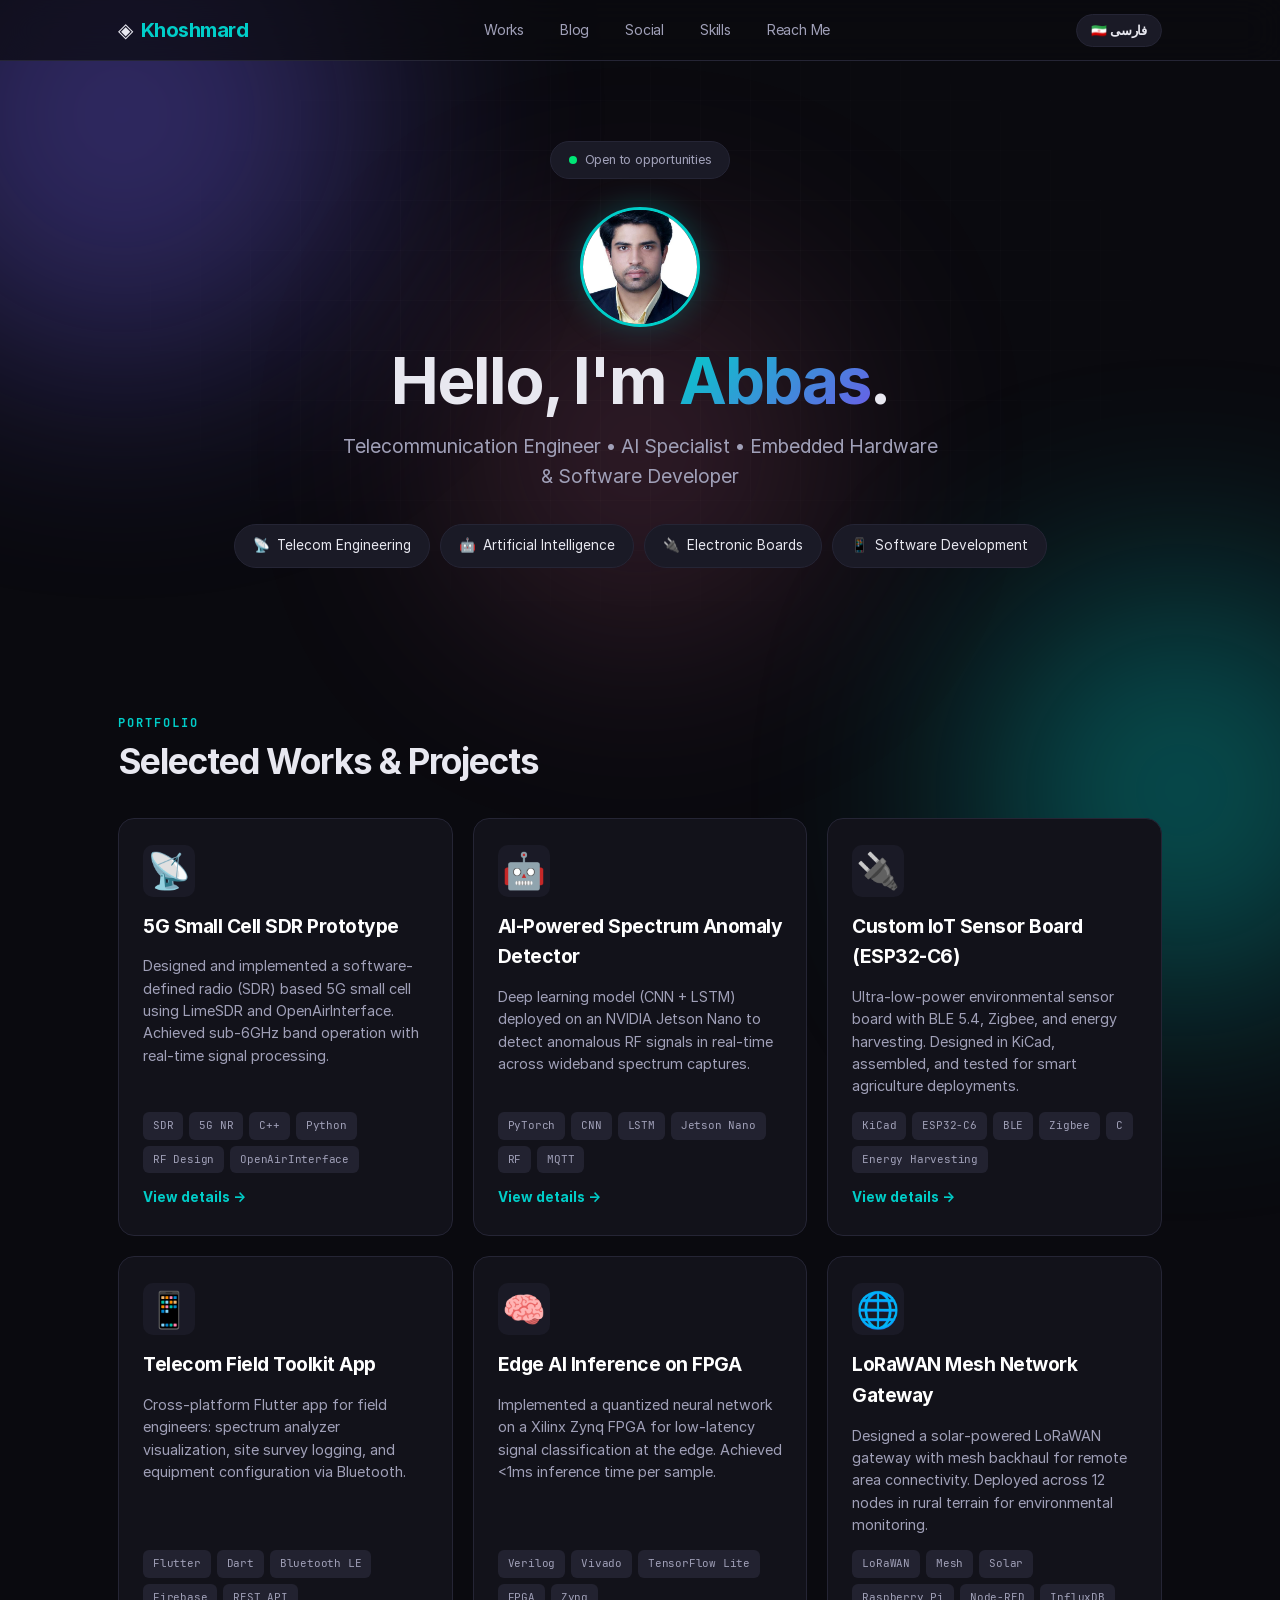
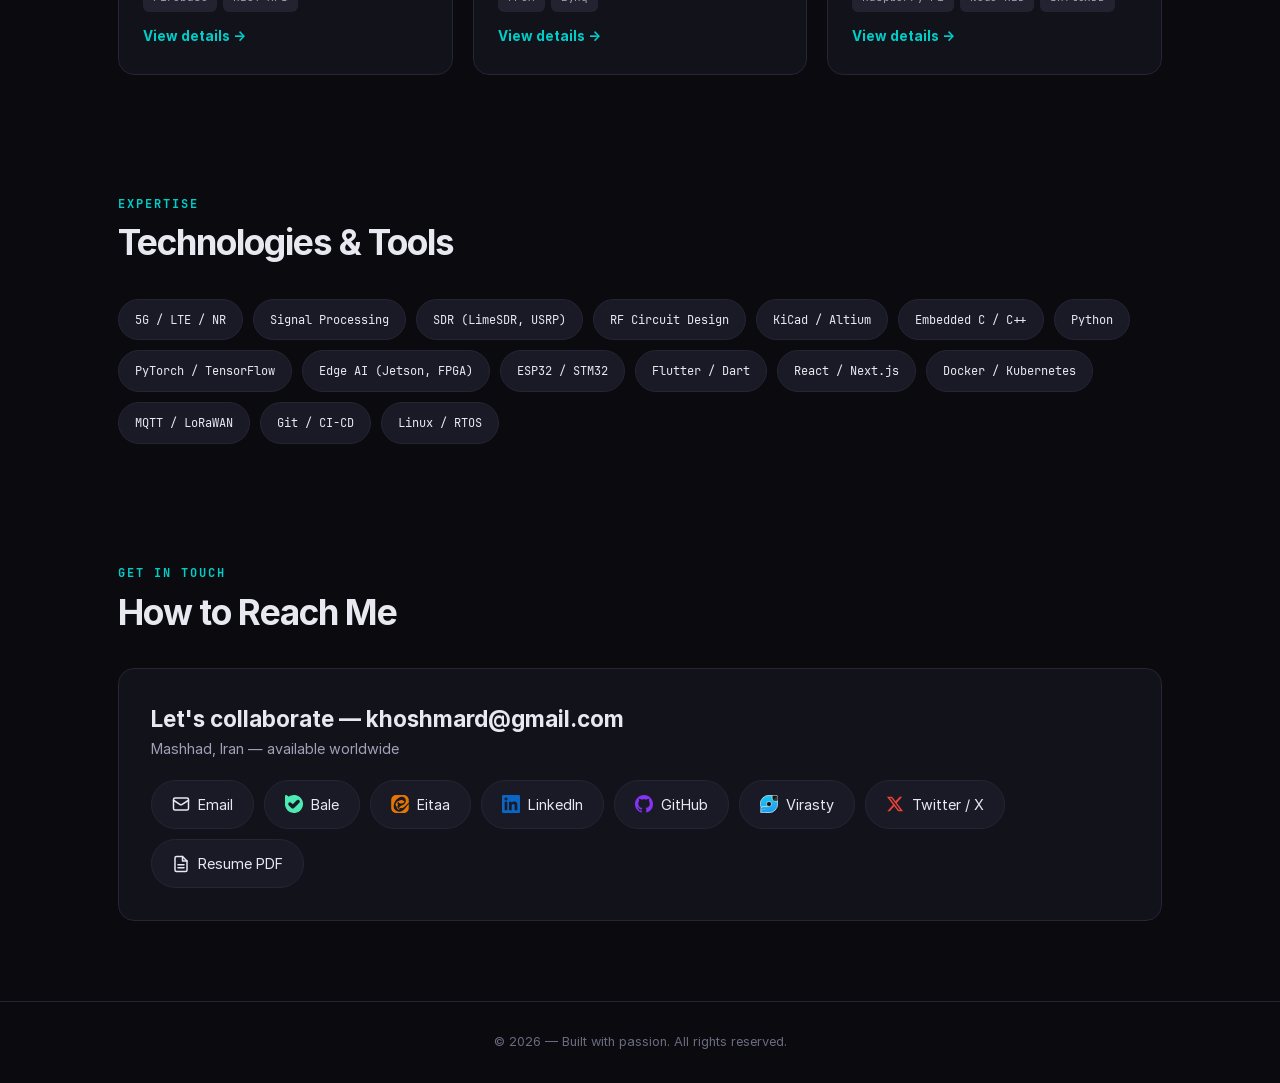
<file: index.html>
<!DOCTYPE html>
<html lang="en">
<head>
    <meta charset="UTF-8">
    <meta name="viewport" content="width=device-width, initial-scale=1.0">
    <title>Khoshmard — Telecom & AI Engineer</title>
    <link rel="stylesheet" href="styles.css">
    <link rel="stylesheet" href="blog.css" />
</head>
<body>

    <!-- Background effects -->
    <div class="bg-grid"></div>
    <div class="bg-orb bg-orb--1"></div>
    <div class="bg-orb bg-orb--2"></div>
    <div class="bg-orb bg-orb--3"></div>

    <!-- Navbar -->
    <nav class="navbar" id="main-navbar"></nav>

    <!-- Hero (visible by default) -->
    <header class="hero" id="hero-section">
        <div class="container">
            <div class="hero-badge"><span class="dot"></span> <span data-i18n="heroBadge">Open to opportunities</span></div>
            <div class="hero-avatar"><img src="profile-photo.jpg" alt="Abbas Hatami" /></div>
            <h1><span data-i18n="heroGreeting">Hello, I'm</span> <span class="highlight" id="hero-name-dynamic">Abbas</span><span data-i18n="heroGreetingEnding">.</span></h1>
            <p class="hero-subtitle" id="hero-role"></p>
            <div class="hero-tags" id="hero-tags"></div>
        </div>
    </header>

    <!-- Works / Projects -->
    <section class="section" id="works-section">
        <div class="container">
            <p class="section-label" data-i18n="worksLabel">Portfolio</p>
            <h2 class="section-title" data-i18n="worksTitle">Selected Works & Projects</h2>
            <div class="projects-grid" id="projects-container"></div>
        </div>
    </section>

    <!-- Blog (hidden by default) -->
    <section class="section" id="blog-section" style="display: none;">
        <div class="container">
            <p class="section-label" data-i18n="blogLabel">Writings</p>
            <h2 class="section-title" id ="blog-section-title" data-i18n="blogTitle">Latest Blog Posts</h2>
            <div class="projects-grid" id="blog-posts-container"></div>
            <div class="blog-reader" id="blog-reader" style="display:none;"></div>
            <div class="load-more-wrap">
                <button class="load-more-btn" id="blog-load-more" data-i18n="loadMore">Load More Posts</button>
                <p class="no-more" id="blog-no-more" data-i18n="noMore">You've reached the end.</p>
            </div>
        </div>
    </section>

    <!-- Social Media Posts (hidden by default) -->
    <section class="section" id="social-section" style="display: none;">
        <div class="container">
            <p class="section-label" data-i18n="socialLabel">Social Feed</p>
            <h2 class="section-title" data-i18n="socialTitle">Latest Posts & Thoughts</h2>
            <div class="social-grid" id="social-posts-container"></div>
            <div class="load-more-wrap">
                <button class="load-more-btn" id="social-load-more" data-i18n="loadMore">Load More Posts</button>
                <p class="no-more" id="social-no-more" data-i18n="noMore">You've reached the end.</p>
            </div>
        </div>
    </section>

    <!-- Skills -->
    <section class="section" id="skills-section">
        <div class="container">
            <p class="section-label" data-i18n="skillsLabel">Expertise</p>
            <h2 class="section-title" data-i18n="skillsTitle">Technologies & Tools</h2>
            <div class="skills-wrap" id="skills-container"></div>
        </div>
    </section>

    <!-- Contact -->
    <section class="section" id="contact-section">
        <div class="container">
            <p class="section-label" data-i18n="contactLabel">Get In Touch</p>
            <h2 class="section-title" data-i18n="contactTitle">How to Reach Me</h2>
            <div class="contact-card" id="contact-card">
                <div class="contact-info">
                    <h3 id="contact-email-label"></h3>
                    <p id="contact-location"></p>
                </div>
                <div class="contact-links" id="contact-links"></div>
            </div>
        </div>
    </section>

    <!-- Footer -->
    <footer class="footer" id="main-footer"></footer>

    <!-- Modal -->
    <div class="modal-overlay" id="modal-overlay">
        <div class="modal-content">
            <button class="modal-close" id="modal-close">&times;</button>
            <div class="modal-icon" id="modal-icon"></div>
            <div class="modal-meta" id="modal-meta"></div>
            <h3 class="modal-title" id="modal-title"></h3>
            <div class="modal-media" id="modal-media" style="display: none;">
                <button class="media-arrow media-prev" id="media-prev">❮</button>
                <div class="media-content" id="media-content"></div>
                <button class="media-arrow media-next" id="media-next">❯</button>
                <p class="media-caption" id="media-caption"></p>
            </div>
            <div class="modal-body" id="modal-body"></div>
            <div class="modal-tech" id="modal-tech"></div>
            <a href="#" class="modal-link" id="modal-link" target="_blank" rel="noopener"></a>
        </div>
    </div>

    <script src="translations.js"></script>
    <script src="blog-utils.js"></script>
    <script src="components.js"></script>
    <script src="script.js"></script>
</body>
</html>
</file>
<file: styles.css>
﻿/* ── Local font faces ── */
@font-face {
    font-family: 'Inter';
    src: url('fonts/Inter-Regular.woff2') format('woff2');
    font-weight: 400;
    font-style: normal;
}

@font-face {
    font-family: 'Inter';
    src: url('fonts/Inter-Bold.woff2') format('woff2');
    font-weight: 700;
    font-style: normal;
}

@font-face {
    font-family: 'JetBrains Mono';
    src: url('fonts/JetBrainsMono-Regular.woff2') format('woff2');
    font-weight: 400;
    font-style: normal;
}

@font-face {
    font-family: 'JetBrains Mono';
    src: url('fonts/JetBrainsMono-Bold.woff2') format('woff2');
    font-weight: 700;
    font-style: normal;
}

@font-face {
    font-family: 'Vazirmatn';
    src: url('fonts/Vazirmatn-UI-Regular.woff2') format('woff2');
    font-weight: 400;
    font-style: normal;
}

@font-face {
    font-family: 'Vazirmatn';
    src: url('fonts/Vazirmatn-UI-Bold.woff2') format('woff2');
    font-weight: 700;
    font-style: normal;
}

:root {
    --bg: #0a0a0f;
    --surface: #12121a;
    --surface-2: #1a1a26;
    --surface-3: #222230;
    --accent: #6c5ce7;
    --accent-2: #00cec9;
    --accent-3: #fd79a8;
    --accent-glow: rgba(108, 92, 231, 0.35);
    --text: #e8e8f0;
    --text-secondary: #a0a0b8;
    --text-muted: #6b6b80;
    --border: #252535;
    --radius: 16px;
    --radius-sm: 10px;
    --radius-xs: 6px;
    --transition: 0.3s cubic-bezier(0.4, 0, 0.2, 1);
    --shadow-lg: 0 25px 50px -12px rgba(0, 0, 0, 0.5);
    --shadow-card: 0 4px 24px rgba(0, 0, 0, 0.3);
}

* {
    margin: 0;
    padding: 0;
    box-sizing: border-box;
}

html {
    scroll-behavior: smooth;
    scrollbar-width: thin;
    scrollbar-color: var(--surface-3) var(--bg);
}
::-webkit-scrollbar { width: 6px; }
::-webkit-scrollbar-track { background: var(--bg); }
::-webkit-scrollbar-thumb { background: var(--surface-3); border-radius: 3px; }

body {
    font-family: 'Inter', system-ui, -apple-system, sans-serif;
    background: var(--bg);
    color: var(--text);
    line-height: 1.6;
    overflow-x: hidden;
    -webkit-font-smoothing: antialiased;
}

/* ── Base typography ── */
html[lang="en"] body {
    font-family: 'Inter', system-ui, -apple-system, sans-serif;
}

html[lang="fa"] body {
    font-family: 'Vazirmatn', 'Inter', system-ui, sans-serif;
}

/* Monospace elements – keep JetBrains Mono for English, fallback for Persian */
html[lang="en"] .skill-chip,
html[lang="en"] .project-tech span,
html[lang="en"] .section-label,
html[lang="en"] .blog-meta,
html[lang="en"] .modal-meta {
    font-family: 'JetBrains Mono', monospace;
}

html[lang="fa"] .skill-chip,
html[lang="fa"] .project-tech span,
html[lang="fa"] .section-label,
html[lang="fa"] .blog-meta,
html[lang="fa"] .modal-meta {
    font-family: 'Vazirmatn', 'JetBrains Mono', monospace;
}

/* Animated background grid */
.bg-grid {
    position: fixed; inset: 0; pointer-events: none; z-index: 0;
    background-image:
        linear-gradient(rgba(255,255,255,0.015) 1px, transparent 1px),
        linear-gradient(90deg, rgba(255,255,255,0.015) 1px, transparent 1px);
    background-size: 50px 50px;
    mask-image: radial-gradient(ellipse 70% 60% at 50% 35%, black 30%, transparent 70%);
    -webkit-mask-image: radial-gradient(ellipse 70% 60% at 50% 35%, black 30%, transparent 70%);
}

.bg-orb {
    position: fixed; border-radius: 50%; filter: blur(120px); pointer-events: none; z-index: 0; opacity: 0.4;
    animation: orbFloat 20s ease-in-out infinite;
}
.bg-orb--1 { width: 500px; height: 500px; background: var(--accent); top: -15%; left: -10%; }
.bg-orb--2 { width: 400px; height: 400px; background: var(--accent-2); bottom: -10%; right: -8%; animation-delay: -7s; }
.bg-orb--3 { width: 350px; height: 350px; background: var(--accent-3); top: 50%; left: 50%; transform: translate(-50%,-50%); animation-delay: -14s; opacity: 0.2; }

@keyframes orbFloat {
    0%,100% { transform: translate(0,0) scale(1); }
    25% { transform: translate(60px,-40px) scale(1.1); }
    50% { transform: translate(-30px,50px) scale(0.9); }
    75% { transform: translate(-50px,-30px) scale(1.05); }
}

/* Layout */
.container { position: relative; z-index: 1; max-width: 1100px; margin: 0 auto; padding: 0 28px; }

/* Navbar */
.navbar {
    position: sticky; top: 0; z-index: 100;
    backdrop-filter: blur(20px); -webkit-backdrop-filter: blur(20px);
    background: rgba(10,10,15,0.7); border-bottom: 1px solid var(--border);
}
.navbar .container {
    display: flex; align-items: center; justify-content: space-between; height: 60px;
    flex-wrap: wrap;
}
.nav-logo {
    font-weight: 800; font-size: 1.25rem; letter-spacing: -0.5px; color: var(--text);
    text-decoration: none; display: flex; align-items: center; gap: 8px;
}
.nav-logo span { color: var(--accent-2); }
.nav-links {
    display: flex; gap: 8px; list-style: none; flex-wrap: wrap;
}
.nav-links a {
    color: var(--text-secondary); text-decoration: none; font-size: 0.875rem; font-weight: 500;
    padding: 8px 14px; border-radius: 50px; transition: var(--transition); letter-spacing: -0.2px;
}
.nav-links a:hover { color: #fff; background: var(--surface-2); }
.nav-cta { background: var(--accent) !important; color: #fff !important; font-weight: 600 !important; }
.nav-cta:hover { background: #7c6ff7 !important; box-shadow: 0 0 25px var(--accent-glow); }

.lang-btn {
    background: var(--surface-2); border: 1px solid var(--border); color: var(--text);
    padding: 8px 14px; border-radius: 50px; font-size: 0.8rem; font-weight: 600;
    cursor: pointer; transition: var(--transition); letter-spacing: -0.2px;
    margin-left: 10px;
}
.lang-btn:hover { border-color: var(--accent); background: var(--surface-3); }

/* Hero */
.hero { padding: 80px 0 50px; text-align: center; }
.hero-badge {
    display: inline-flex; align-items: center; gap: 8px; background: var(--surface-2);
    border: 1px solid var(--border); padding: 8px 18px; border-radius: 50px;
    font-size: 0.8rem; font-weight: 500; color: var(--text-secondary); margin-bottom: 28px;
    letter-spacing: -0.2px;
}
.hero-badge .dot {
    width: 8px; height: 8px; border-radius: 50%; background: #00e676;
    animation: pulse-dot 2s ease-in-out infinite;
}
@keyframes pulse-dot { 0%,100% { box-shadow: 0 0 0 0 rgba(0,230,118,0.6); } 50% { box-shadow: 0 0 0 12px rgba(0,230,118,0); } }
.hero h1 {
    font-size: clamp(2.5rem, 5.5vw, 4rem); font-weight: 900; letter-spacing: -2px;
    line-height: 1.05; margin-bottom: 16px;
}
.hero h1 .highlight {
    background: linear-gradient(135deg, var(--accent-2), var(--accent));
    -webkit-background-clip: text; -webkit-text-fill-color: transparent; background-clip: text;
}
.hero-subtitle { font-size: 1.2rem; color: var(--text-secondary); max-width: 600px; margin: 0 auto 32px; }
.hero-tags { display: flex; flex-wrap: wrap; justify-content: center; gap: 10px; margin-bottom: 36px; }
.hero-tag {
    background: var(--surface-2); border: 1px solid var(--border); padding: 10px 18px;
    border-radius: 50px; font-size: 0.85rem; font-weight: 500; color: var(--text);
    display: flex; align-items: center; gap: 7px; transition: var(--transition);
}
.hero-tag:hover { border-color: var(--accent); background: var(--surface-3); transform: translateY(-2px); box-shadow: 0 8px 25px rgba(0,0,0,0.3); }

.hero-avatar {
    display: flex;
    justify-content: center;
    margin-bottom: 20px;
}

    .hero-avatar img {
        width: 120px;
        height: 120px;
        border-radius: 50%;
        object-fit: cover;
        border: 3px solid var(--accent-2);
        box-shadow: 0 0 30px rgba(0, 206, 201, 0.25);
        transition: var(--transition);
    }

        .hero-avatar img:hover {
            transform: scale(1.05);
            box-shadow: 0 0 45px rgba(0, 206, 201, 0.5);
        }

/* Sections */
.section { padding: 60px 0; }
.section-label {
    font-family: 'JetBrains Mono', monospace; font-size: 0.75rem; font-weight: 600;
    text-transform: uppercase; letter-spacing: 2px; color: var(--accent-2); margin-bottom: 8px;
}
.section-title { font-size: 2.2rem; font-weight: 800; letter-spacing: -1px; margin-bottom: 36px; line-height: 1.15; }

/* Projects Grid */
.projects-grid { display: grid; grid-template-columns: repeat(auto-fill, minmax(320px, 1fr)); gap: 20px; }
.project-card {
    background: var(--surface); border: 1px solid var(--border); border-radius: var(--radius);
    padding: 26px 24px; transition: var(--transition); cursor: pointer; position: relative;
    overflow: hidden; display: flex; flex-direction: column; gap: 14px;
}
.project-card::before {
    content: ''; position: absolute; top: 0; left: 0; right: 0; height: 2px;
    background: linear-gradient(90deg, var(--accent), var(--accent-2)); opacity: 0; transition: var(--transition);
}
.project-card:hover { border-color: #3a3a55; transform: translateY(-4px); box-shadow: var(--shadow-lg); }
.project-card:hover::before { opacity: 1; }
.project-icon {
    font-size: 2.2rem; width: 52px; height: 52px; border-radius: var(--radius-sm);
    background: var(--surface-2); display: flex; align-items: center; justify-content: center;
}
.project-card h3 { font-size: 1.2rem; font-weight: 700; letter-spacing: -0.5px; color: #fff; }
.project-card p { font-size: 0.9rem; color: var(--text-secondary); line-height: 1.55; flex-grow: 1; }
.project-tech { display: flex; flex-wrap: wrap; gap: 6px; }
.project-tech span {
    font-family: 'JetBrains Mono', monospace; font-size: 0.7rem; font-weight: 500;
    background: var(--surface-3); color: var(--text-secondary); padding: 5px 10px;
    border-radius: var(--radius-xs); letter-spacing: -0.2px;
}
.project-card:hover .project-tech span { color: #ccc; background: #2a2a3a; }
.project-link { font-size: 0.85rem; font-weight: 600; color: var(--accent-2); text-decoration: none; display: inline-flex; align-items: center; gap: 4px; margin-top: auto; }
.project-link:hover { gap: 8px; color: #fff; }

/* Skills */
.skills-wrap { display: flex; flex-wrap: wrap; gap: 10px; }
.skill-chip {
    font-family: 'JetBrains Mono', monospace; font-size: 0.78rem; font-weight: 500;
    background: var(--surface-2); border: 1px solid var(--border); padding: 10px 16px;
    border-radius: 50px; color: var(--text); transition: var(--transition);
}
.skill-chip:hover { border-color: var(--accent); background: var(--surface-3); transform: translateY(-2px); box-shadow: 0 6px 20px rgba(0,0,0,0.3); color: #fff; }

/* Contact */
.contact-card {
    background: var(--surface); border: 1px solid var(--border); border-radius: var(--radius);
    padding: 32px; display: flex; flex-wrap: wrap; gap: 20px; align-items: center; justify-content: space-between;
}
.contact-card:hover { border-color: #3a3a55; box-shadow: var(--shadow-card); }
.contact-info h3 { font-size: 1.4rem; font-weight: 700; }
.contact-info p { color: var(--text-secondary); font-size: 0.9rem; }
.contact-links { display: flex; flex-wrap: wrap; gap: 10px; }
.contact-link {
    display: inline-flex; align-items: center; gap: 8px; background: var(--surface-2);
    border: 1px solid var(--border); padding: 12px 20px; border-radius: 50px;
    color: var(--text); text-decoration: none; font-weight: 500; font-size: 0.9rem; transition: var(--transition);
}
.contact-link:hover { background: var(--accent); border-color: var(--accent); color: #fff; box-shadow: 0 0 30px var(--accent-glow); transform: translateY(-2px); }
.contact-link .contact-icon { display: inline-flex; align-items: center; justify-content: center; }
.contact-link .contact-icon svg { display: block; }

/* Footer */
.footer { text-align: center; padding: 30px 0; color: var(--text-muted); font-size: 0.8rem; border-top: 1px solid var(--border); margin-top: 20px; }

/* Modal */
.modal-overlay {
    position: fixed; inset: 0; background: rgba(0,0,0,0.7); backdrop-filter: blur(8px);
    z-index: 200; display: none; align-items: center; justify-content: center;
}
.modal-overlay.active { display: flex; }
.modal-content {
    background: var(--surface); border: 1px solid var(--border); border-radius: var(--radius);
    max-width: 600px; width: 90%; padding: 32px; position: relative;
    animation: modalIn 0.3s ease;
}
@keyframes modalIn { from { opacity: 0; transform: scale(0.95) translateY(10px); } to { opacity: 1; transform: scale(1) translateY(0); } }
.modal-close {
    position: absolute; top: 16px; right: 16px; background: none; border: none; color: var(--text-muted);
    font-size: 2rem; cursor: pointer; line-height: 1; transition: var(--transition);
}
.modal-close:hover { color: #fff; }
.modal-icon { font-size: 2.2rem; margin-bottom: 12px; }
.modal-title { font-size: 1.5rem; font-weight: 700; margin-bottom: 12px; }
.modal-description { color: var(--text-secondary); margin-bottom: 16px; line-height: 1.6; }
.modal-tech { display: flex; flex-wrap: wrap; gap: 6px; margin-bottom: 20px; }
.modal-tech span {
    font-family: 'JetBrains Mono', monospace; font-size: 0.7rem; background: var(--surface-3);
    color: var(--text-secondary); padding: 5px 10px; border-radius: var(--radius-xs);
}
.modal-link { color: var(--accent-2); font-weight: 600; text-decoration: none; display: inline-flex; align-items: center; gap: 4px; }
.modal-link:hover { color: #fff; }

/* Responsive */
@media (max-width: 768px) {
    .hero { padding: 50px 0 30px; }
    .hero h1 { font-size: 2.2rem; }
    .hero-subtitle { font-size: 1rem; }
    .section-title { font-size: 1.6rem; }
    .projects-grid { grid-template-columns: 1fr; }
    .navbar .container { height: auto; padding: 8px 0; flex-wrap: wrap; }
    .nav-links a { font-size: 0.75rem; padding: 6px 10px; }
    .contact-card { flex-direction: column; text-align: center; }
    .contact-links { justify-content: center; }
}
@media (max-width: 480px) {
    .container { padding: 0 16px; }
    .hero h1 { font-size: 1.8rem; }
    .hero-tags { gap: 6px; }
    .hero-tag { font-size: 0.75rem; padding: 8px 12px; }
    .project-card { padding: 20px 16px; }
    .section { padding: 40px 0; }
}

/* ── Load more button & no more message ── */
.load-more-wrap {
    text-align: center;
    margin-top: 40px;
}

.load-more-btn {
    background: var(--surface-2);
    border: 1px solid var(--border);
    color: var(--text);
    padding: 14px 32px;
    border-radius: 50px;
    font-size: 0.9rem;
    font-weight: 600;
    cursor: pointer;
    transition: var(--transition);
}

    .load-more-btn:hover {
        border-color: var(--accent);
        background: var(--surface-3);
        box-shadow: 0 0 25px var(--accent-glow);
    }

.no-more {
    color: var(--text-muted);
    font-size: 0.85rem;
    margin-top: 16px;
    display: none;
}

/* ── Social Grid ── */
.social-grid {
    display: grid;
    grid-template-columns: repeat(auto-fill, minmax(300px, 1fr));
    gap: 16px;
}

.social-card {
    background: var(--surface);
    border: 1px solid var(--border);
    border-radius: var(--radius);
    padding: 20px;
    transition: var(--transition);
    position: relative;
    cursor: pointer;
}
.social-card:hover {
    border-color: #3a3a55;
    transform: translateY(-3px);
    box-shadow: var(--shadow-card);
}
.social-card .social-header {
    display: flex;
    align-items: center;
    gap: 8px;
    margin-bottom: 10px;
}
.social-card .social-platform-icon {
    font-size: 1.4rem;
}
.social-card .social-platform-name {
    font-size: 0.5rem;
    color: var(--text-muted);
}
html[lang="en"] .social-card .social-date {
    font-size: 0.75rem;
    font-family: 'JetBrains Mono', monospace;
}
html[lang="fa"] .social-card .social-date {
    font-family: 'Vazirmatn', 'JetBrains Mono', monospace;
}
.social-card .social-content {
    color: var(--text-secondary);
    font-size: 0.9rem;
    line-height: 1.5;
    margin-bottom: 10px;
}
.social-card .social-link {
    color: var(--accent-2);
    font-weight: 600;
    font-size: 0.8rem;
    text-decoration: none;
    display: inline-flex;
    align-items: center;
    gap: 4px;
}
.social-card .social-link:hover {
    color: #fff;
}

.social-card.twitter .hashtag { color: #ea4335; }
.social-card.linkedin .hashtag { color: #0a66c2; }
.social-card.virasty .hashtag { color: #1c9df0; }
.social-card.eitaa .hashtag { color: #e37600; }
.social-card.bale .hashtag { color: #4cebb4; }

html[lang="en"] .social-card { border-left: 3px solid transparent; }    
html[lang="en"] .social-card.twitter { border-left-color: #ea4335; }
html[lang="en"] .social-card.linkedin { border-left-color: #0a66c2; }
html[lang="en"] .social-card.virasty { border-left-color: #1c9df0; }
html[lang="en"] .social-card.eitaa { border-left-color: #e37600; }
html[lang="en"] .social-card.bale { border-left-color: #4cebb4; }

html[lang="fa"] .social-card { border-right: 3px solid transparent; }
html[lang="fa"] .social-card.twitter { border-right-color: #ea4335; }
html[lang="fa"] .social-card.linkedin { border-right-color: #0a66c2; }
html[lang="fa"] .social-card.virasty { border-right-color: #1c9df0; }
html[lang="fa"] .social-card.eitaa { border-right-color: #e37600; }
html[lang="fa"] .social-card.bale { border-right-color: #4cebb4; }

/* ── Media gallery inside social cards ── */
.social-media-gallery {
    display: flex;
    gap: 6px;
    margin-top: 10px;
    flex-wrap: wrap;
}
.social-thumb {
    width: 80px;
    height: 80px;
    border-radius: 8px;
    object-fit: cover;
    cursor: pointer;
    border: 1px solid var(--border);
    transition: var(--transition);
    position: relative;
}
.social-thumb:hover {
    border-color: var(--accent);
    transform: scale(1.05);
}
.video-thumb {
    background-size: cover;
    background-position: center;
    display: flex;
    align-items: center;
    justify-content: center;
}
.play-icon {
    background: rgba(0,0,0,0.6);
    color: white;
    padding: 4px 8px;
    border-radius: 50%;
    font-size: 0.8rem;
}
.more-overlay {
    background: var(--surface-3);
    display: flex;
    align-items: center;
    justify-content: center;
    color: var(--text-secondary);
    font-weight: 600;
    font-size: 0.9rem;
    cursor: pointer;
}

/* Video‑only card: larger thumbnail */
.social-card.media-only .social-media-gallery {
    margin-top: 0;
}
.social-card.media-only .social-thumb {
    width: 100%;
    height: auto;
    aspect-ratio: auto;
    object-fit: contain;
    max-height: 300px;
    border-radius: var(--radius-sm);
}

/* ── Media lightbox (inside modal) ── */
.modal-media {
    position: relative;
    margin-bottom: 16px;
    display: flex;
    flex-direction: column;
    align-items: center;
}
.media-arrow {
    position: absolute;
    top: 50%;
    transform: translateY(-50%);
    background: rgba(0,0,0,0.5);
    border: none;
    color: white;
    font-size: 1.5rem;
    padding: 8px 12px;
    cursor: pointer;
    z-index: 10;
    border-radius: 50%;
    transition: var(--transition);
}
.media-arrow:hover {
    background: rgba(0,0,0,0.8);
}
html[lang="en"] .media-prev { left: 0; }
html[lang="en"] .media-next { right: 0; }
html[lang="fa"] .media-prev { right: 0; }
html[lang="fa"] .media-next { left: 0; }
.media-content {
    max-width: 100%;
    max-height: 60vh;
    display: flex;
    align-items: center;
    justify-content: center;
}
.media-content img,
.media-content video {
    max-width: 100%;
    max-height: 60vh;
    border-radius: var(--radius-sm);
}
.media-content iframe {
    width: 100%;
    height: 60vh;
    border: none;
    border-radius: var(--radius-sm);
}
.media-caption {
    margin-top: 8px;
    font-size: 0.85rem;
    color: var(--text-secondary);
    text-align: center;
}
</file>
<file: blog.css>
﻿/* ── Shared Blog Card Meta ── */
.blog-meta {
    display: flex;
    flex-wrap: wrap;
    align-items: center;
    gap: 8px;
    color: var(--text-muted);
    font-family: 'JetBrains Mono', monospace;
    font-size: 0.8rem;
    margin-bottom: 24px;
}

/* ── Blog Summary (cards) ── */
.blog-summary {
    font-size: 0.9rem;
    color: var(--text-secondary);
    line-height: 1.5;
}

/* ── Inline Reader & Static Post (shared layout & typography) ── */
.blog-reader,
.static-post {
    max-width: 800px;
    margin: 0 auto;
    padding: 20px 0;
}

.blog-reader h1,
.static-post h1 {
    font-size: 2.5rem;
    font-weight: 800;
    letter-spacing: -1px;
    margin-bottom: 12px;
}

/* The main article body */
.blog-reader .blog-body,
.static-post .content {
    line-height: 1.8;
    font-size: 1.05rem;
}

/* ── Shared Rich Media Blocks ── */
.blog-reader .blog-body figure,
.static-post .content figure,
.static-post figure {
    margin: 20px 0;
}

.blog-reader .blog-body figcaption,
.static-post .content figcaption,
.static-post figcaption {
    text-align: center;
    font-size: 0.85rem;
    color: var(--text-secondary);
    margin-top: 6px;
}

.blog-reader .blog-body .video-wrapper,
.static-post .content .video-wrapper,
.static-post .video-wrapper {
    position: relative;
    padding-bottom: 56.25%;
    height: 0;
    overflow: hidden;
    max-width: 100%;
    margin: 20px 0;
}

.blog-reader .blog-body .video-wrapper iframe,
.static-post .content .video-wrapper iframe,
.static-post .video-wrapper iframe {
    position: absolute;
    top: 0;
    left: 0;
    width: 100%;
    height: 100%;
    border: none;
    border-radius: 8px;
}

.blog-reader .blog-body video,
.static-post .content video,
.static-post video {
    max-width: 100%;
    border-radius: 8px;
    margin: 20px 0;
}

.blog-reader .blog-body pre,
.static-post .content pre,
.static-post pre {
    background: var(--surface-2);
    padding: 16px;
    border-radius: 8px;
    overflow-x: auto;
}

.blog-reader .blog-body code,
.static-post .content code,
.static-post code {
    font-family: 'JetBrains Mono', monospace;
    font-size: 0.9rem;
}

/* ── Back Link (shared) ── */
.back-link {
    display: inline-block;
    margin-top: 24px;
    color: var(--accent-2);
    text-decoration: none;
    font-weight: 600;
    cursor: pointer;
}
.back-link:hover {
    color: #fff;
}

/* ── Language Blocks (static blog) ── */
div[lang] {
    display: none;
}
div[lang].active {
    display: block;
}

/* ── Project Tech Chips (reused in blog cards & reader) ── */
.project-tech {
    display: flex;
    flex-wrap: wrap;
    gap: 6px;
}
.project-tech span {
    font-family: 'JetBrains Mono', monospace;
    font-size: 0.7rem;
    font-weight: 500;
    background: var(--surface-3);
    color: var(--text-secondary);
    padding: 5px 10px;
    border-radius: var(--radius-xs);
    letter-spacing: -0.2px;
}
</file>
